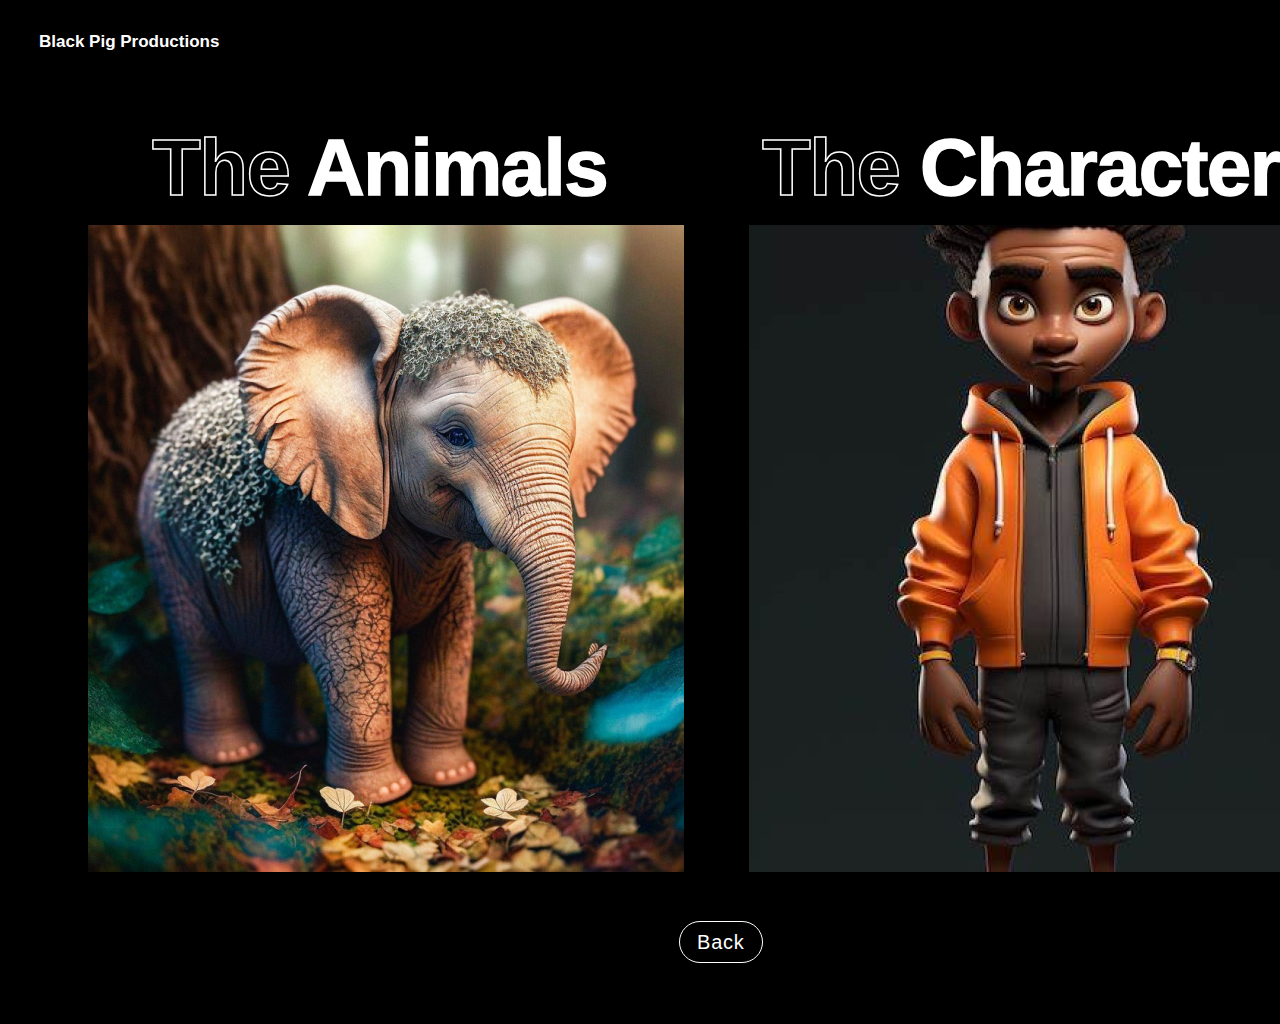
<file: index.html>
<!DOCTYPE html>
<html lang="en">
<head>
  <meta charset="UTF-8">
  <meta http-equiv="X-UA-Compatible" content="IE=edge">
  <meta name="viewport" content="width=device-width, initial-scale=1.0">
  <link rel="stylesheet" href="./vars.css">
  <link rel="stylesheet" href="./style.css">
  
  
  <style>
   a,
   button,
   input,
   select,
   h1,
   h2,
   h3,
   h4,
   h5,
   * {
       box-sizing: border-box;
       margin: 0;
       padding: 0;
       border: none;
       text-decoration: none;
       background: none;
   
       -webkit-font-smoothing: antialiased;
   }
   
   menu, ol, ul {
       list-style-type: none;
       margin: 0;
       padding: 0;
   }
   </style>
  <title>Document</title>
</head>
<body>
  <div class="desktop-7">
    <div class="rectangle-5"></div>
    <img
      class="ai-generated-7845357-1280-1"
      src="ai-generated-7845357-1280-10.png"
    />
    <img class="oip-1" src="oip-10.png" />
    <div class="heading">
      <div class="the-characters">
        <span>
          <span class="the-characters-span">The</span>
          <span class="the-characters-span2">Characters</span>
        </span>
      </div>
    </div>
    <div class="heading2">
      <div class="the-animals">
        <span>
          <span class="the-animals-span">The</span>
          <span class="the-animals-span2">Animals</span>
        </span>
      </div>
    </div>
    <div class="top-nav">
      <div class="container-fluid">
        <div class="logo">
          <div class="black-pig-productions">
            Black Pig Productions
            <br />
          </div>
        </div>
      </div>
    </div>
    <div class="btn-buttons">
      <div class="btn-buttons2">
        <div class="btn-buttons3">
          <div class="primary">Back</div>
        </div>
      </div>
    </div>
    <div class="component-1">
      <div class="frame-4">
        <div class="hamburger-menu">
          <div class="span"></div>
          <div class="span2"></div>
        </div>
        <div class="menu">Menu</div>
      </div>
    </div>
  </div>
  
</body>
</html>
</file>
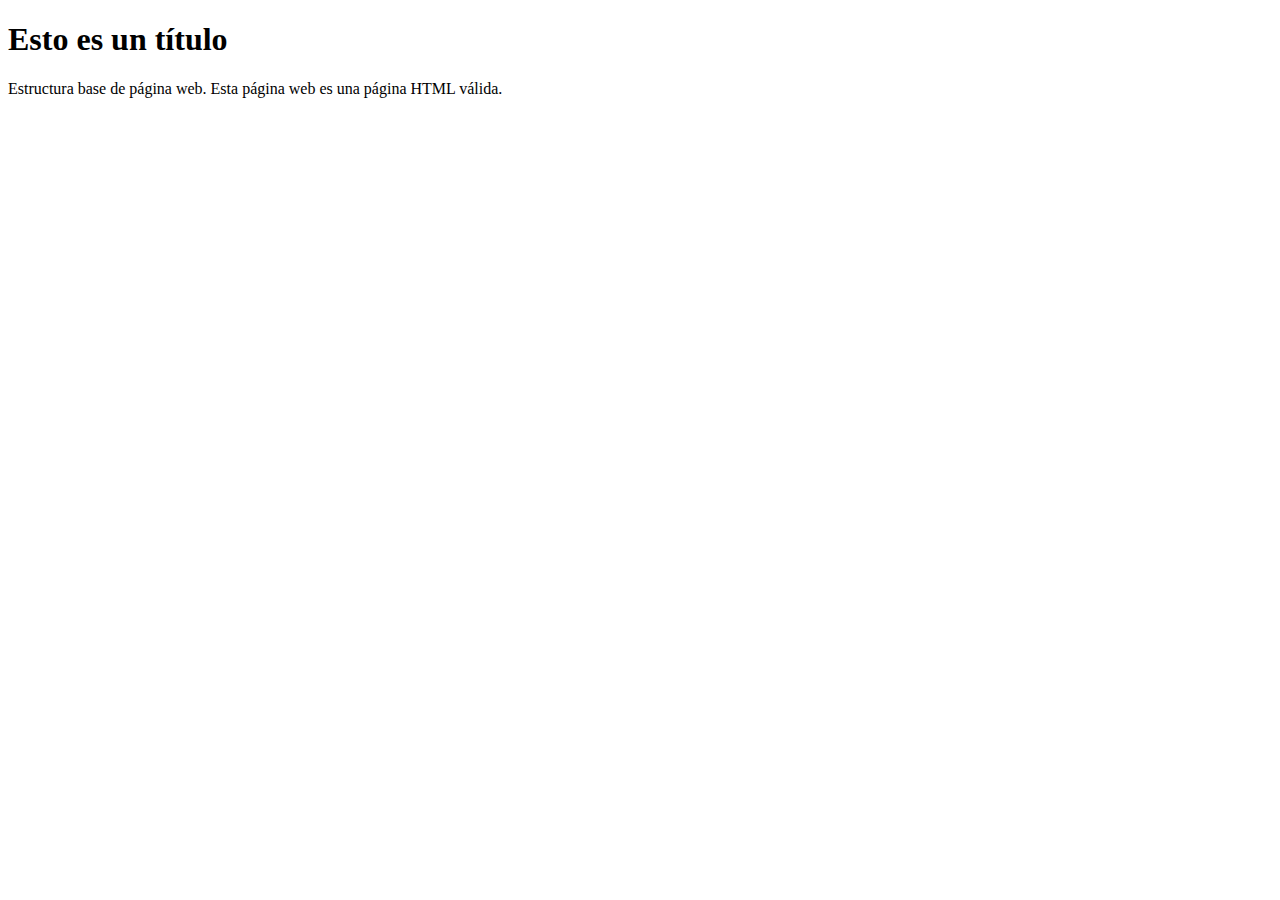
<file: index 3.html>
<!DOCTYPE html>
<html lang="es">
<head>
  <meta charset="utf-8">
  <title>INDEX</title>
  <link rel="icon" type="image/x-icon" href="/images/favicon.ico">
</head>

<body>
  <h1>Esto es un título</h1>
  <p>Estructura base de página web. Esta página web es una página HTML válida.</p>
</body>
</html>
</file>
<file: vars.css>
/* Figma Styles of your File */
:root {
  /* Colors */
  /* Fonts */
  /* Effects */
}
</file>
<file: style.css>
.desktop-7,
.desktop-7 * {
  box-sizing: border-box;
}
.desktop-7 {
  background: #ffffff;
  height: 1024px;
  position: relative;
  overflow: hidden;
}
.rectangle-5 {
  background: #000000;
  width: 1440px;
  height: 1024px;
  position: absolute;
  left: 0px;
  top: 0px;
}
.ai-generated-7845357-1280-1 {
  width: 596px;
  height: 647px;
  position: absolute;
  left: 88px;
  top: 225px;
  object-fit: cover;
}
.oip-1 {
  width: 604px;
  height: 647px;
  position: absolute;
  left: 749px;
  top: 225px;
  object-fit: cover;
}
.heading {
  padding: 0px 0px 5px 0px;
  display: flex;
  flex-direction: row;
  gap: 10px;
  align-items: flex-start;
  justify-content: flex-start;
  height: 101px;
  position: absolute;
  left: 762px;
  top: 124px;
}
.the-characters {
  text-align: left;
  font-family: var(--headings-h1-font-family, "SpaceGrotesk-Bold", sans-serif);
  font-size: var(--headings-h1-font-size, 80px);
  line-height: var(--headings-h1-line-height, 88px);
  letter-spacing: var(--headings-h1-letter-spacing, -0.02em);
  font-weight: var(--headings-h1-font-weight, 700);
  position: relative;
  width: 586px;
  height: 101px;
  -webkit-text-stroke: 1.5px #ffffff;
}
.the-characters-span {
  font-family: var(--headings-h1-font-family, "SpaceGrotesk-Bold", sans-serif);
  font-size: var(--headings-h1-font-size, 80px);
  line-height: var(--headings-h1-line-height, 88px);
  letter-spacing: var(--headings-h1-letter-spacing, -0.02em);
  font-weight: var(--headings-h1-font-weight, 700);
}
.the-characters-span2 {
  color: var(--global-white, #ffffff);
  font-family: var(--headings-h1-font-family, "SpaceGrotesk-Bold", sans-serif);
  font-size: var(--headings-h1-font-size, 80px);
  line-height: var(--headings-h1-line-height, 88px);
  letter-spacing: var(--headings-h1-letter-spacing, -0.02em);
  font-weight: var(--headings-h1-font-weight, 700);
}
.heading2 {
  padding: 0px 0px 5px 0px;
  display: flex;
  flex-direction: row;
  gap: 10px;
  align-items: flex-start;
  justify-content: flex-start;
  height: 101px;
  position: absolute;
  left: 152px;
  top: 124px;
}
.the-animals {
  text-align: left;
  font-family: var(--headings-h1-font-family, "SpaceGrotesk-Bold", sans-serif);
  font-size: var(--headings-h1-font-size, 80px);
  line-height: var(--headings-h1-line-height, 88px);
  letter-spacing: var(--headings-h1-letter-spacing, -0.02em);
  font-weight: var(--headings-h1-font-weight, 700);
  position: relative;
  width: 586px;
  height: 101px;
  -webkit-text-stroke: 1.5px #ffffff;
}
.the-animals-span {
  font-family: var(--headings-h1-font-family, "SpaceGrotesk-Bold", sans-serif);
  font-size: var(--headings-h1-font-size, 80px);
  line-height: var(--headings-h1-line-height, 88px);
  letter-spacing: var(--headings-h1-letter-spacing, -0.02em);
  font-weight: var(--headings-h1-font-weight, 700);
}
.the-animals-span2 {
  color: var(--global-white, #ffffff);
  font-family: var(--headings-h1-font-family, "SpaceGrotesk-Bold", sans-serif);
  font-size: var(--headings-h1-font-size, 80px);
  line-height: var(--headings-h1-line-height, 88px);
  letter-spacing: var(--headings-h1-letter-spacing, -0.02em);
  font-weight: var(--headings-h1-font-weight, 700);
}
.top-nav {
  background: #000000;
  padding: 30px 0px 30px 0px;
  display: flex;
  flex-direction: row;
  gap: 10px;
  align-items: flex-start;
  justify-content: flex-start;
  position: absolute;
  right: 1px;
  left: -1px;
  top: 0px;
}
.container-fluid {
  padding: 0px 40px 0px 40px;
  display: flex;
  flex-direction: row;
  align-items: center;
  justify-content: space-between;
  align-self: stretch;
  flex: 1;
  position: relative;
}
.logo {
  display: flex;
  flex-direction: row;
  gap: 6px;
  align-items: center;
  justify-content: flex-start;
  flex-shrink: 0;
  position: relative;
}
.black-pig-productions {
  color: #ffffff;
  text-align: left;
  font-family: "Poppins-SemiBold", sans-serif;
  font-size: 17px;
  line-height: 24px;
  font-weight: 600;
  position: relative;
  width: 251px;
  height: 25px;
}
.btn-buttons {
  display: flex;
  flex-direction: row;
  gap: 0px;
  align-items: flex-start;
  justify-content: flex-start;
  width: 83px;
  height: 42px;
  position: absolute;
  left: 679px;
  top: 921px;
}
.btn-buttons2 {
  display: flex;
  flex-direction: row;
  gap: 0px;
  align-items: flex-start;
  justify-content: flex-start;
  flex-shrink: 0;
  position: relative;
}
.btn-buttons3 {
  border-radius: 30px;
  border-style: solid;
  border-color: #ffffff;
  border-width: 1px;
  padding: 9px 17px 9px 17px;
  display: flex;
  flex-direction: row;
  gap: 10px;
  align-items: center;
  justify-content: center;
  flex-shrink: 0;
  height: 42px;
  position: relative;
}
.primary {
  color: #ffffff;
  text-align: left;
  font-family: "Roboto-Medium", sans-serif;
  font-size: 20px;
  line-height: 22.2px;
  letter-spacing: 0.04em;
  font-weight: 500;
  position: relative;
  display: flex;
  align-items: center;
  justify-content: flex-start;
}
.component-1 {
  width: 147px;
  height: 83px;
  position: absolute;
  left: 1293px;
  top: 2px;
}
.frame-4 {
  background: #000000;
  padding: 30px 15px 30px 15px;
  display: flex;
  flex-direction: row;
  gap: 10px;
  align-items: center;
  justify-content: center;
  width: 100%;
  height: 100%;
  position: absolute;
  right: 0%;
  left: 0%;
  bottom: 0%;
  top: 0%;
}
.hamburger-menu {
  padding: 4px 0px 4px 0px;
  flex-shrink: 0;
  width: 20px;
  height: 18px;
  position: relative;
}
.span {
  background: #ffffff;
  border-radius: 2px;
  width: 10px;
  height: 3px;
  position: absolute;
  left: 10px;
  top: 3.5px;
}
.span2 {
  background: #ffffff;
  border-radius: 2px;
  width: 10px;
  height: 3px;
  position: absolute;
  left: 0px;
  top: 10.5px;
}
.menu {
  color: #ffffff;
  text-align: left;
  font-family: "Roboto-Medium", sans-serif;
  font-size: 20px;
  line-height: 22.2px;
  letter-spacing: 0.04em;
  font-weight: 500;
  position: relative;
}
</file>
